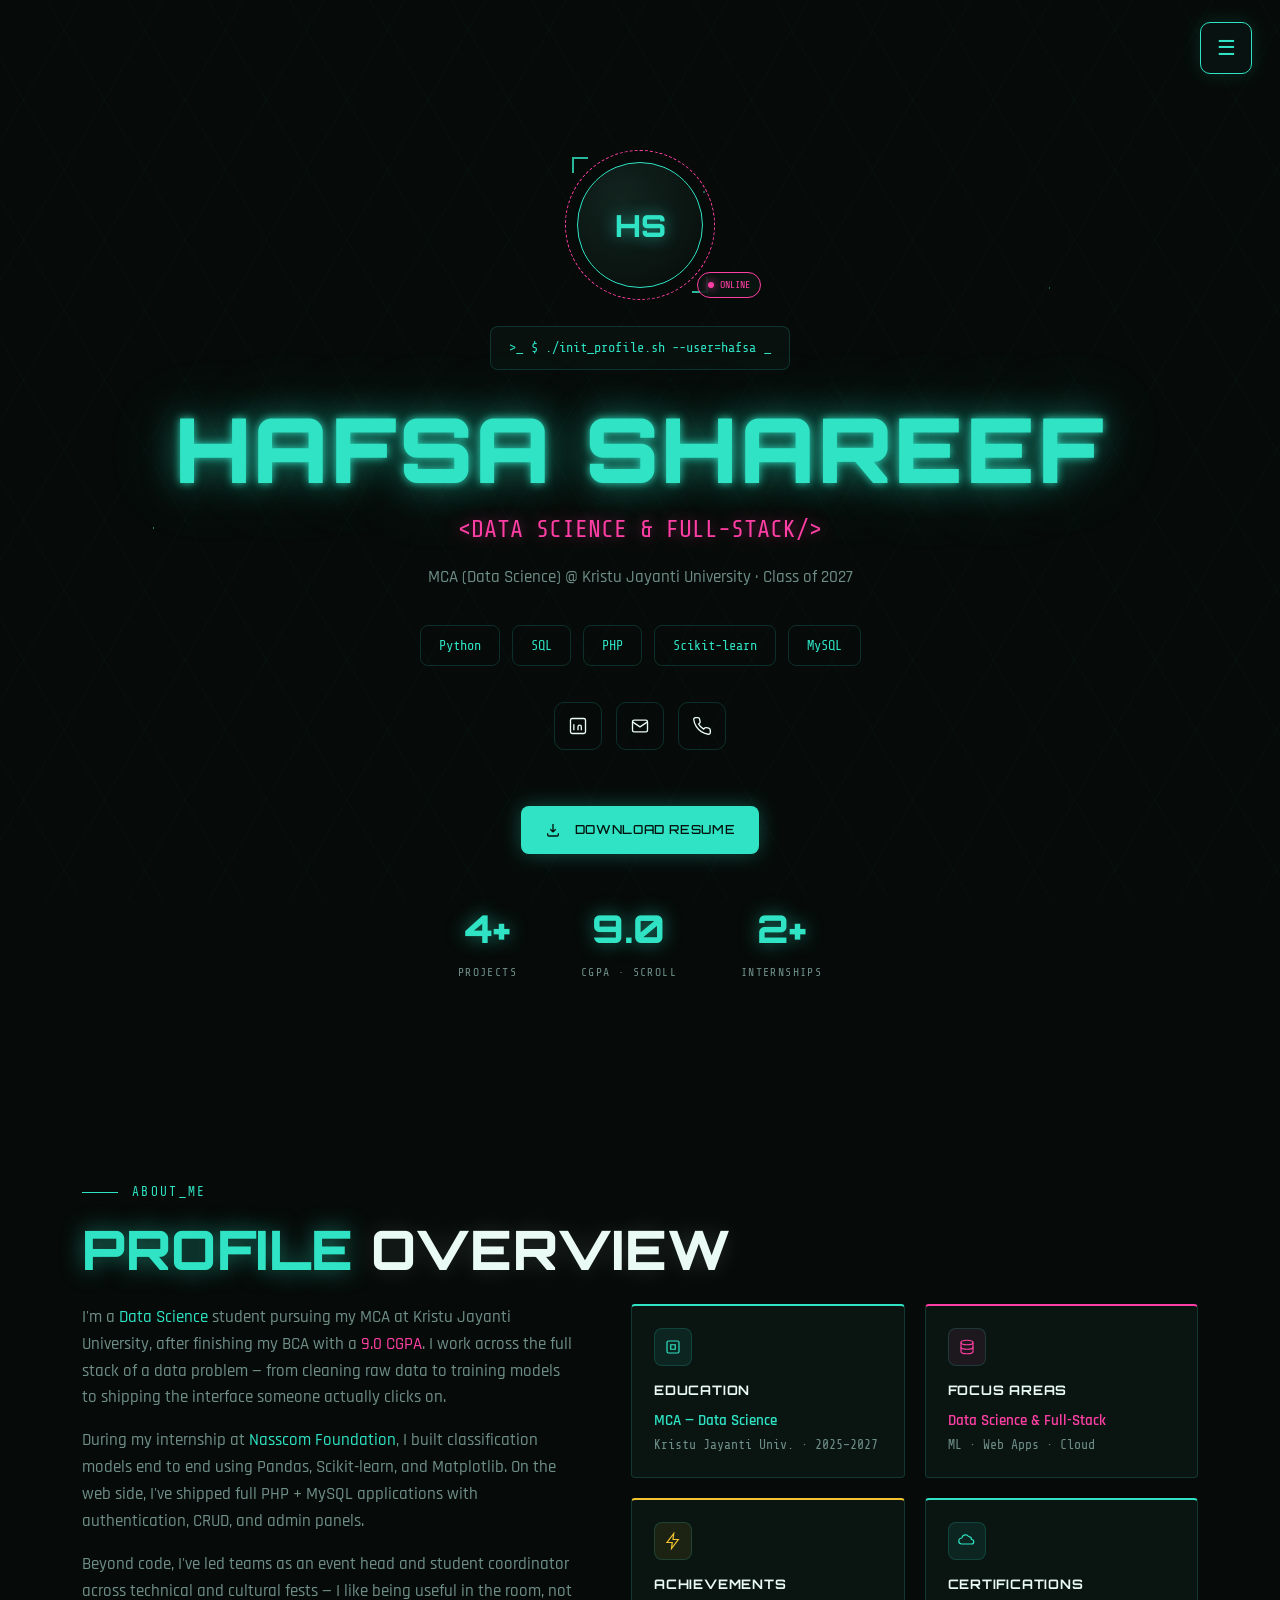
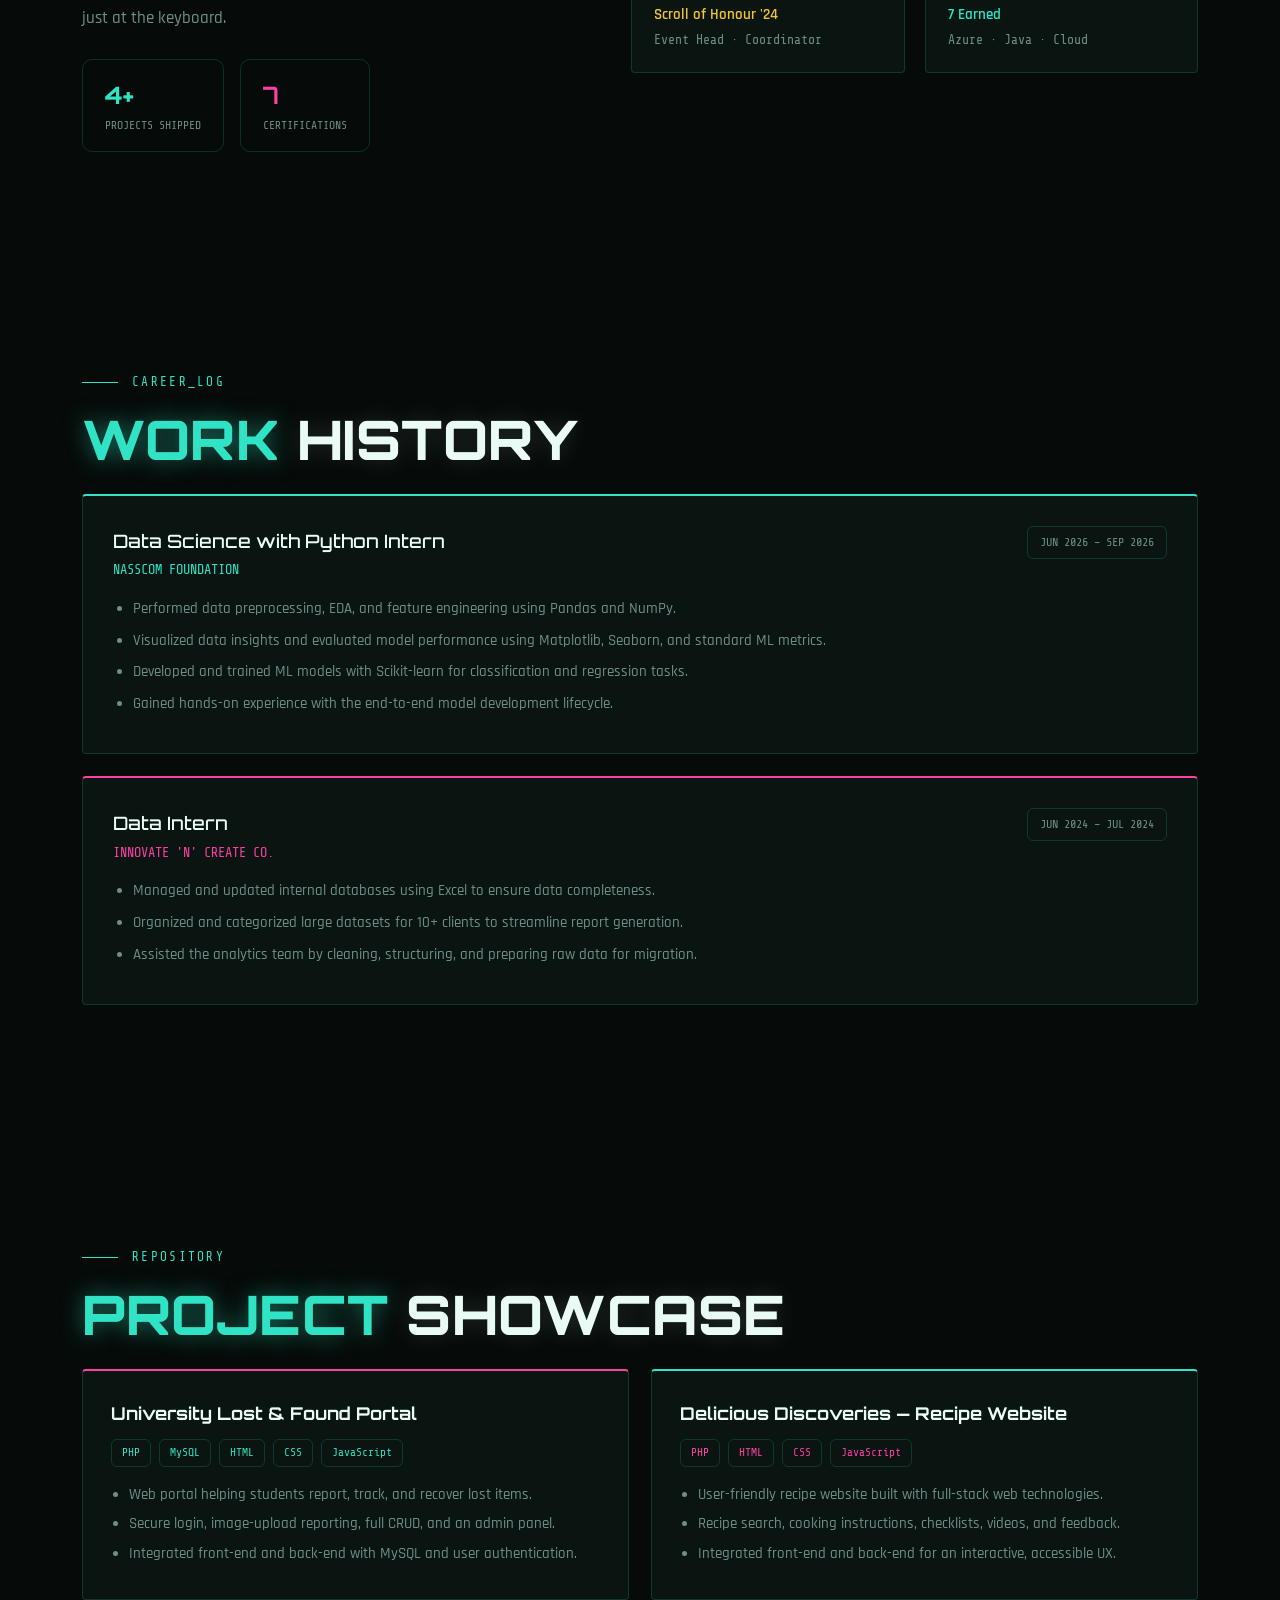
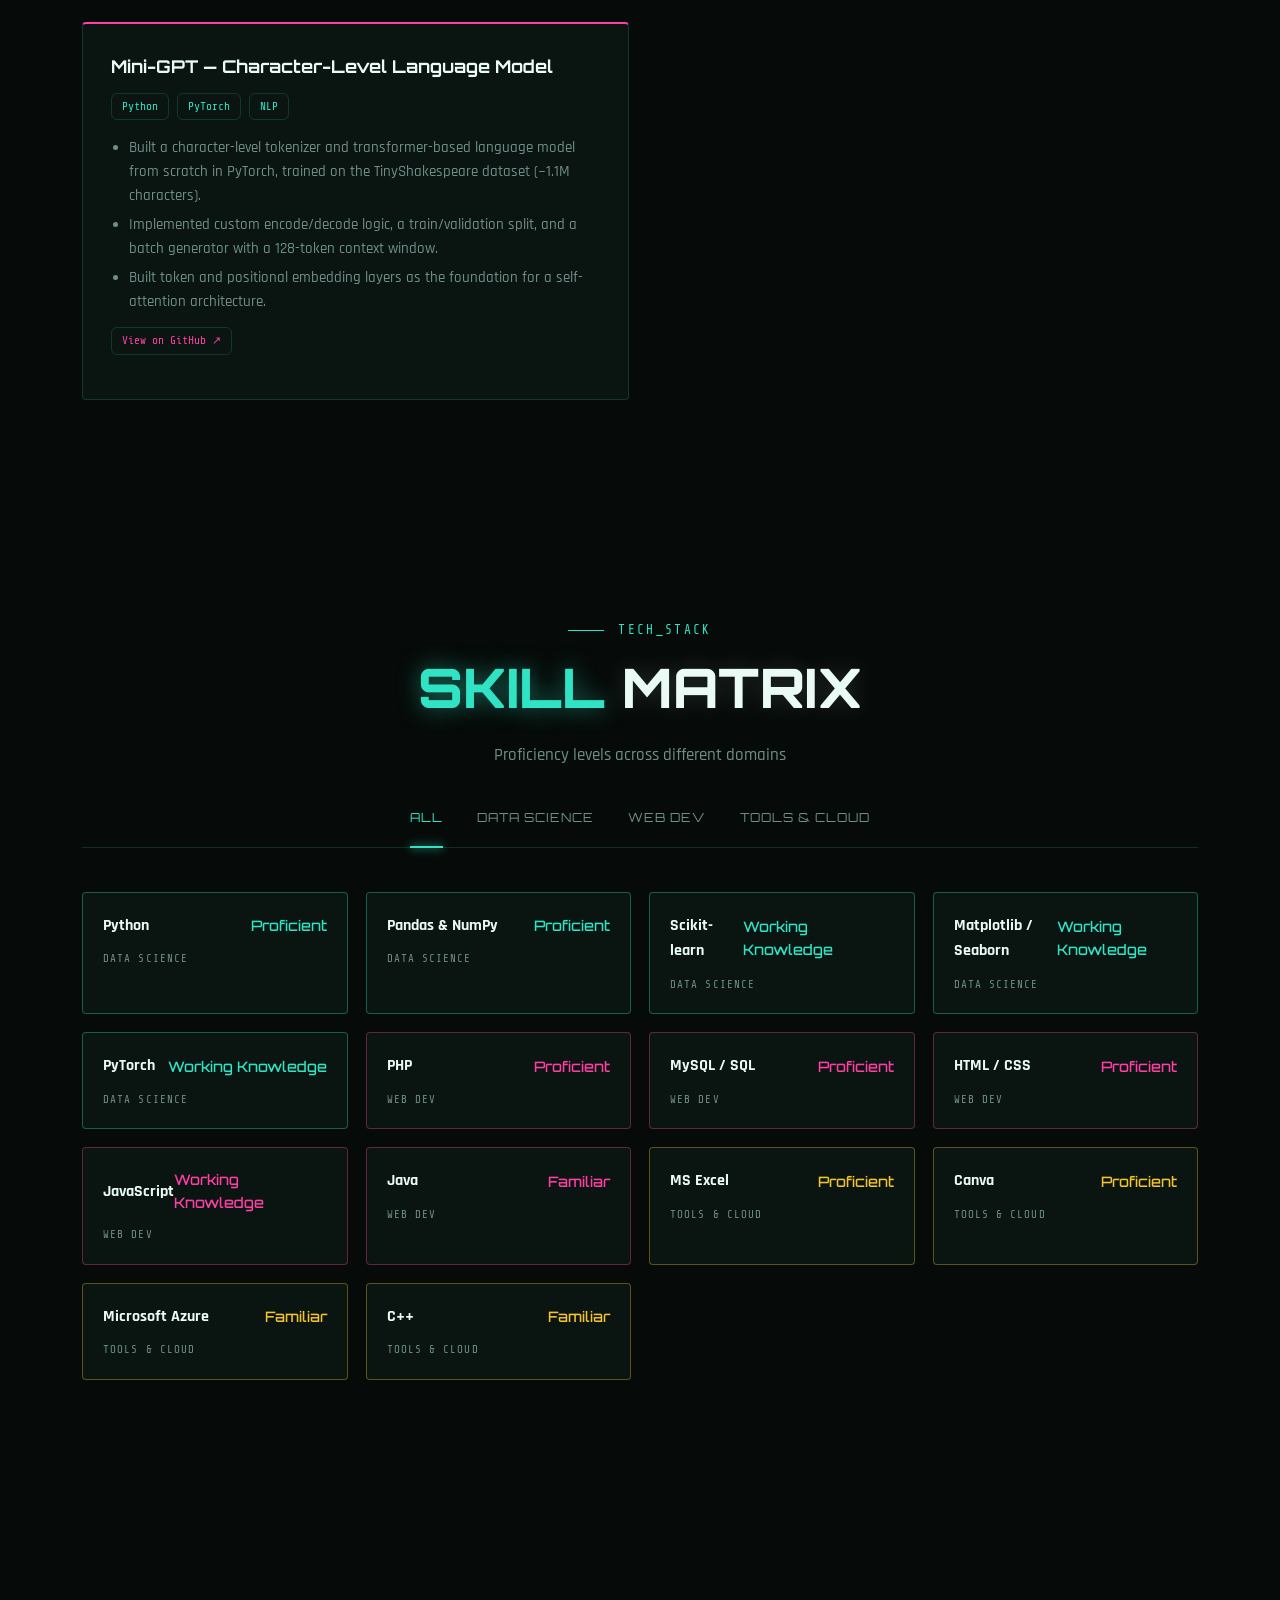
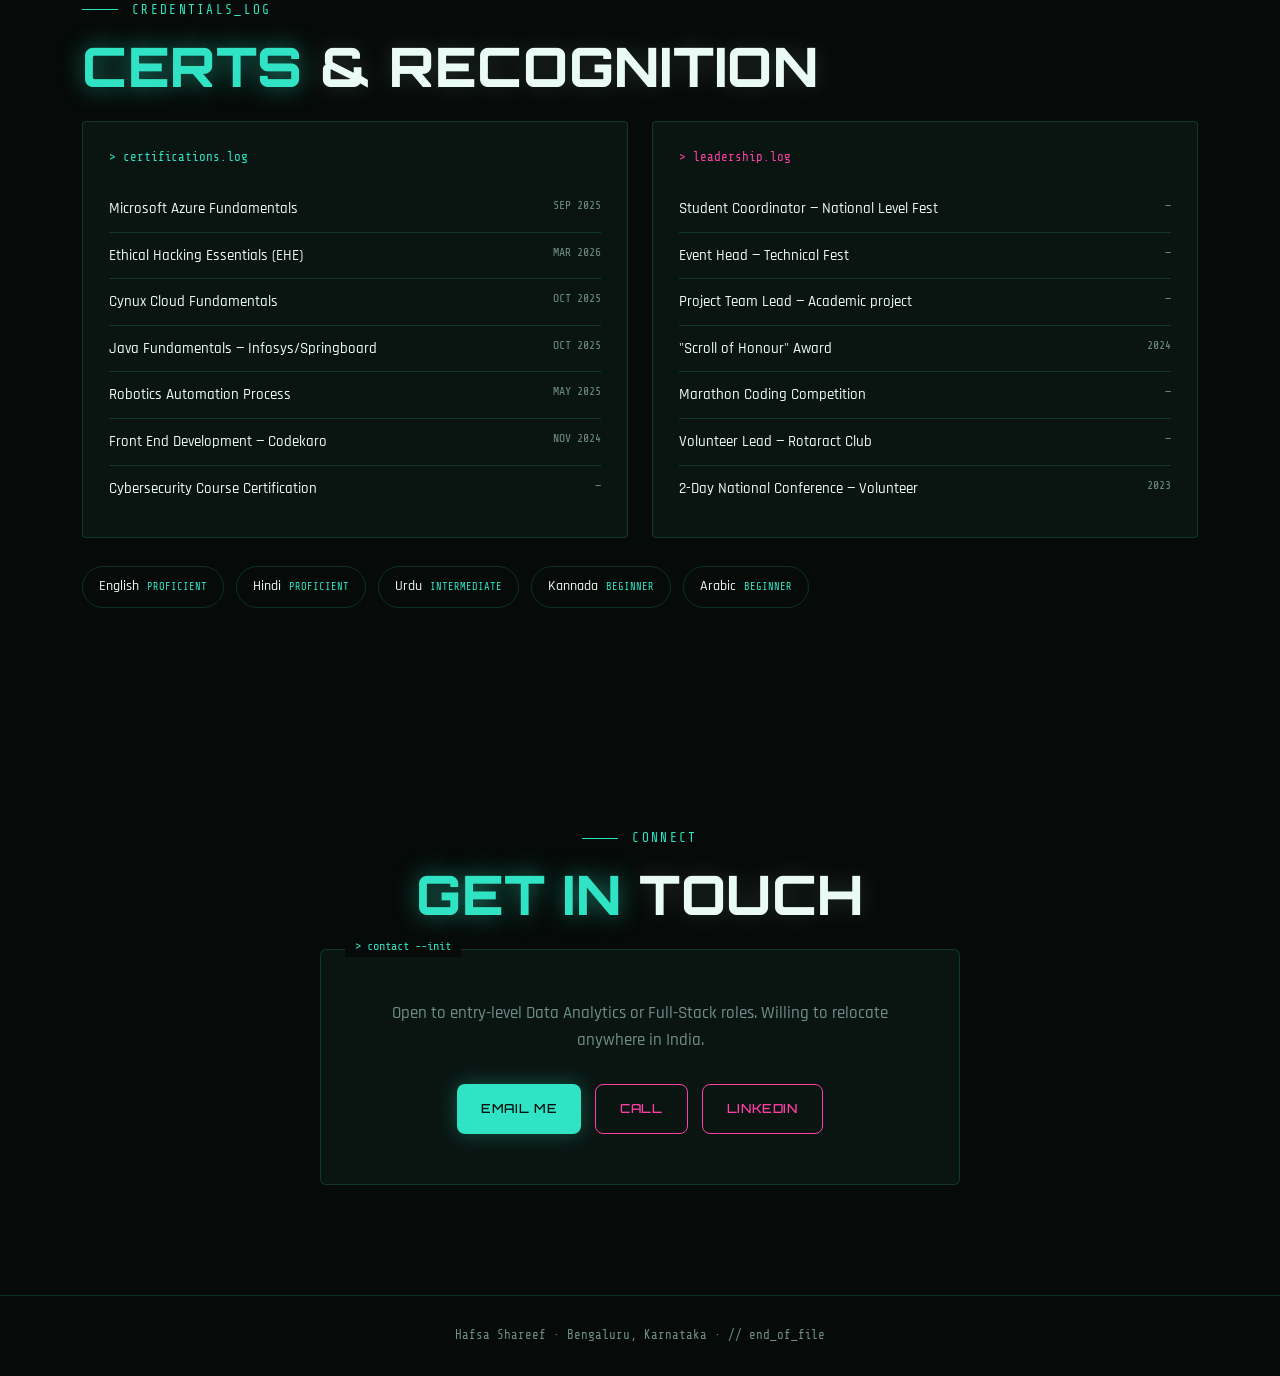
<file: index.html>
<!DOCTYPE html>
<html lang="en">
<head>
<meta charset="UTF-8">
<meta name="viewport" content="width=device-width, initial-scale=1.0">
<title>Hafsa Shareef — Portfolio</title>
<link rel="preconnect" href="https://fonts.googleapis.com">
<link href="https://fonts.googleapis.com/css2?family=Orbitron:wght@500;700;800;900&family=Rajdhani:wght@400;500;600;700&family=Share+Tech+Mono&display=swap" rel="stylesheet">
<style>
  :root{
    --bg: #060b09;
    --panel: #0a1512;
    --panel-2: #0d1c17;
    --line: rgba(45,212,191,0.18);
    --cyan: #2fe3c4;
    --cyan-dim: rgba(47,227,196,0.5);
    --pink: #ff3fa4;
    --pink-dim: rgba(255,63,164,0.5);
    --yellow: #f4c430;
    --yellow-dim: rgba(244,196,48,0.5);
    --text: #eafaf5;
    --muted: #6f8e88;
  }
  *{margin:0;padding:0;box-sizing:border-box;}
  html{scroll-behavior:smooth;}
  body{
    background:var(--bg); color:var(--text);
    font-family:'Rajdhani', sans-serif; font-weight:500; font-size:1.05rem;
    line-height:1.6; overflow-x:hidden; position:relative;
  }
  @media (prefers-reduced-motion: reduce){ *{animation-duration:0.001s !important; transition-duration:0.001s !important;} }
  h1,h2,h3,.display{font-family:'Orbitron', sans-serif;}
  .mono{font-family:'Share Tech Mono', monospace;}
  a{color:inherit; text-decoration:none;}
  img{max-width:100%; display:block;}
  .wrap{max-width:1180px; margin:0 auto; padding:0 32px;}

  /* backdrop */
  .backdrop{position:fixed; inset:0; z-index:0; pointer-events:none;}
  .hexgrid{
    position:absolute; inset:0;
    background-image:
      repeating-linear-gradient(120deg, rgba(47,227,196,0.05) 0px, rgba(47,227,196,0.05) 1px, transparent 1px, transparent 70px),
      repeating-linear-gradient(60deg, rgba(47,227,196,0.05) 0px, rgba(47,227,196,0.05) 1px, transparent 1px, transparent 70px);
    opacity:0.5;
  }
  .dots{
    position:absolute; inset:0;
    background-image:
      radial-gradient(1.5px 1.5px at 12% 22%, rgba(47,227,196,0.55) 50%, transparent 51%),
      radial-gradient(1.5px 1.5px at 82% 12%, rgba(47,227,196,0.4) 50%, transparent 51%),
      radial-gradient(1.5px 1.5px at 68% 45%, rgba(47,227,196,0.5) 50%, transparent 51%),
      radial-gradient(1.5px 1.5px at 24% 68%, rgba(255,63,164,0.35) 50%, transparent 51%),
      radial-gradient(1.5px 1.5px at 92% 72%, rgba(47,227,196,0.4) 50%, transparent 51%),
      radial-gradient(1.5px 1.5px at 45% 88%, rgba(47,227,196,0.35) 50%, transparent 51%),
      radial-gradient(1.5px 1.5px at 5% 92%, rgba(255,63,164,0.3) 50%, transparent 51%),
      radial-gradient(1.5px 1.5px at 55% 8%, rgba(47,227,196,0.4) 50%, transparent 51%);
    background-size:100% 2400px; background-repeat:repeat-y;
  }

  /* nav trigger */
  .nav-trigger{
    position:fixed; top:22px; right:28px; z-index:200;
    width:52px; height:52px; border:1px solid var(--cyan); border-radius:10px;
    background:rgba(10,21,18,0.85); color:var(--cyan);
    display:flex; align-items:center; justify-content:center;
    font-size:1.3rem; cursor:pointer;
    box-shadow:0 0 18px rgba(47,227,196,0.15);
    transition:box-shadow 0.2s, transform 0.2s;
  }
  .nav-trigger:hover{box-shadow:0 0 26px rgba(47,227,196,0.4); transform:translateY(-1px);}

  /* hex nav overlay */
  .hex-overlay{
    position:fixed; inset:0; z-index:190; background:rgba(4,8,7,0.97);
    display:flex; align-items:center; justify-content:center;
    opacity:0; pointer-events:none; transition:opacity 0.3s ease;
  }
  .hex-overlay.open{opacity:1; pointer-events:auto;}
  .hex-close{
    position:fixed; top:22px; right:28px; z-index:210;
    width:52px; height:52px; border:1px solid var(--cyan); border-radius:10px;
    background:rgba(10,21,18,0.85); color:var(--cyan);
    display:flex; align-items:center; justify-content:center; font-size:1.3rem; cursor:pointer;
  }
  .hex-menu{display:flex; flex-direction:column; align-items:center; gap:4px;}
  .hex-row{display:flex; gap:4px;}
  .hex-item{
    position:relative; width:150px; height:172px;
    clip-path:polygon(25% 0%, 75% 0%, 100% 50%, 75% 100%, 25% 100%, 0% 50%);
    background:linear-gradient(160deg, var(--panel-2), var(--panel));
    border:1px solid var(--line);
    display:flex; flex-direction:column; align-items:center; justify-content:center; gap:10px;
    cursor:pointer; transition:transform 0.25s, border-color 0.25s;
  }
  .hex-item:hover{transform:translateY(-6px); border-color:var(--cyan);}
  .hex-item svg{width:26px; height:26px; stroke:var(--cyan); fill:none; stroke-width:1.6;}
  .hex-item span{font-family:'Orbitron'; font-size:0.72rem; letter-spacing:0.06em; color:var(--text);}
  @media (max-width:640px){
    .hex-item{width:110px; height:126px;}
    .hex-item svg{width:20px; height:20px;}
    .hex-item span{font-size:0.62rem;}
  }

  section{position:relative; z-index:1; padding:110px 0;}
  .eyebrow-row{display:flex; align-items:center; gap:14px; margin-bottom:18px;}
  .eyebrow-dash{width:36px; height:1px; background:var(--cyan);}
  .eyebrow{font-family:'Share Tech Mono'; font-size:0.8rem; letter-spacing:0.18em; color:var(--cyan); text-transform:uppercase;}
  .big-title{font-size:clamp(2.2rem,5vw,3.4rem); font-weight:800; line-height:1.05; margin-bottom:26px; letter-spacing:0.01em;}
  .big-title .c{color:var(--cyan); text-shadow:0 0 22px rgba(47,227,196,0.5);}
  .big-title .w{color:var(--text); text-shadow:0 0 22px rgba(234,250,245,0.15);}

  .reveal{opacity:0; transform:translateY(20px); transition:opacity 0.6s ease, transform 0.6s ease;}
  .reveal.show{opacity:1; transform:translateY(0);}

  /* HERO */
  .hero{padding:150px 0 90px; text-align:center;}
  .avatar-stage{position:relative; width:150px; height:150px; margin:0 auto 26px;}
  .avatar-ring{
    position:absolute; inset:0; border-radius:50%; border:1.5px dashed var(--pink);
    animation:spin 22s linear infinite;
  }
  @keyframes spin{from{transform:rotate(0);} to{transform:rotate(360deg);}}
  .avatar-core{
    position:absolute; inset:12px; border-radius:50%;
    background:radial-gradient(circle at 35% 30%, #12241f, #060b09);
    border:1px solid var(--cyan);
    display:flex; align-items:center; justify-content:center;
    font-family:'Orbitron'; font-weight:800; font-size:1.9rem; color:var(--cyan);
    text-shadow:0 0 16px rgba(47,227,196,0.6);
  }
  .corner{position:absolute; width:16px; height:16px; border-color:var(--cyan); opacity:0.8;}
  .corner.tl{top:-6px; left:-6px; border-top:2px solid; border-left:2px solid;}
  .corner.br{bottom:-6px; right:-6px; border-bottom:2px solid; border-right:2px solid;}
  .online-badge{
    position:absolute; bottom:2px; right:-46px;
    display:flex; align-items:center; gap:6px;
    background:rgba(10,21,18,0.9); border:1px solid var(--pink); border-radius:999px;
    padding:4px 10px; font-family:'Share Tech Mono'; font-size:0.62rem; color:var(--pink);
  }
  .online-badge .dot{width:6px; height:6px; border-radius:50%; background:var(--pink); box-shadow:0 0 8px var(--pink);}

  .terminal-bar{
    display:inline-flex; align-items:center; gap:8px;
    background:rgba(10,21,18,0.7); border:1px solid var(--line); border-radius:8px;
    padding:10px 18px; font-family:'Share Tech Mono'; font-size:0.85rem; color:var(--cyan);
    margin-bottom:34px;
  }
  .blink{animation:blink 1s step-end infinite;}
  @keyframes blink{50%{opacity:0;}}

  .hero-name{
    font-family:'Orbitron'; font-weight:900; letter-spacing:0.03em;
    font-size:clamp(2.6rem, 8vw, 5.6rem); color:var(--cyan);
    text-shadow:0 0 8px rgba(47,227,196,0.9), 0 0 34px rgba(47,227,196,0.5), 0 0 70px rgba(47,227,196,0.25);
    margin-bottom:18px; line-height:1;
  }
  .hero-role{
    font-family:'Share Tech Mono'; font-size:clamp(1.1rem,2.6vw,1.5rem); color:var(--pink);
    text-shadow:0 0 14px rgba(255,63,164,0.5); margin-bottom:14px;
  }
  .hero-sub{color:var(--muted); font-size:1.05rem; margin-bottom:34px;}

  .pill-row{display:flex; flex-wrap:wrap; justify-content:center; gap:12px; margin-bottom:36px;}
  .pill{
    border:1px solid var(--line); border-radius:8px; padding:9px 18px;
    font-family:'Share Tech Mono'; font-size:0.85rem; color:var(--cyan);
    transition:border-color 0.2s, box-shadow 0.2s;
  }
  .pill:hover{border-color:var(--cyan); box-shadow:0 0 14px rgba(47,227,196,0.25);}

  .social-row{display:flex; justify-content:center; gap:14px; margin-bottom:56px;}
  .social-btn{
    width:48px; height:48px; border:1px solid var(--line); border-radius:10px;
    display:flex; align-items:center; justify-content:center; color:var(--text);
    transition:border-color 0.2s, color 0.2s, box-shadow 0.2s;
  }
  .social-btn svg{width:20px; height:20px; stroke:currentColor; fill:none; stroke-width:1.6;}
  .social-btn:hover{border-color:var(--cyan); color:var(--cyan); box-shadow:0 0 14px rgba(47,227,196,0.25);}

  .stat-row{display:flex; justify-content:center; gap:64px; flex-wrap:wrap;}
  .stat{text-align:center;}
  .stat-num{font-family:'Orbitron'; font-weight:800; font-size:2.4rem; color:var(--cyan); text-shadow:0 0 18px rgba(47,227,196,0.5);}
  .stat-label{font-family:'Share Tech Mono'; font-size:0.72rem; color:var(--muted); letter-spacing:0.12em; margin-top:4px;}

  /* ABOUT */
  .about-layout{display:grid; grid-template-columns:1fr 1.15fr; gap:56px; align-items:start;}
  @media (max-width:900px){.about-layout{grid-template-columns:1fr;}}
  .about-copy p{color:var(--muted); margin-bottom:16px; font-size:1.05rem;}
  .about-copy .hl-c{color:var(--cyan);}
  .about-copy .hl-p{color:var(--pink);}
  .stat-pill-row{display:flex; gap:16px; margin-top:28px; flex-wrap:wrap;}
  .stat-pill{border:1px solid var(--line); border-radius:10px; padding:16px 22px;}
  .stat-pill b{font-family:'Orbitron'; font-size:1.5rem;}
  .stat-pill.c b{color:var(--cyan);}
  .stat-pill.p b{color:var(--pink);}
  .stat-pill span{display:block; font-family:'Share Tech Mono'; font-size:0.72rem; color:var(--muted); margin-top:2px;}

  .card-grid{display:grid; grid-template-columns:1fr 1fr; gap:20px;}
  @media (max-width:560px){.card-grid{grid-template-columns:1fr;}}
  .info-card{background:var(--panel); border:1px solid var(--line); border-radius:4px; padding:22px; border-top:2px solid var(--cyan);}
  .info-card.pink{border-top-color:var(--pink);}
  .info-card.yellow{border-top-color:var(--yellow);}
  .info-card .icon-box{
    width:38px; height:38px; border-radius:8px; display:flex; align-items:center; justify-content:center;
    margin-bottom:14px; background:rgba(47,227,196,0.08); border:1px solid var(--line);
  }
  .info-card.pink .icon-box{background:rgba(255,63,164,0.08);}
  .info-card.yellow .icon-box{background:rgba(244,196,48,0.08);}
  .info-card .icon-box svg{width:18px; height:18px; stroke-width:1.6; fill:none;}
  .info-card svg{stroke:var(--cyan);}
  .info-card.pink svg{stroke:var(--pink);}
  .info-card.yellow svg{stroke:var(--yellow);}
  .info-card h4{font-family:'Orbitron'; font-size:0.82rem; letter-spacing:0.06em; margin-bottom:8px;}
  .info-card .lead{font-size:0.92rem; color:var(--cyan); margin-bottom:2px; font-weight:600;}
  .info-card.pink .lead{color:var(--pink);}
  .info-card.yellow .lead{color:var(--yellow);}
  .info-card .sub{font-size:0.82rem; color:var(--muted); font-family:'Share Tech Mono';}

  /* EXPERIENCE */
  .exp-card{background:var(--panel); border:1px solid var(--line); border-top:2px solid var(--cyan); border-radius:4px; padding:30px; margin-bottom:22px;}
  .exp-card:nth-child(even){border-top-color:var(--pink);}
  .exp-head{display:flex; justify-content:space-between; align-items:flex-start; flex-wrap:wrap; gap:10px; margin-bottom:16px;}
  .exp-role{font-family:'Orbitron'; font-size:1.15rem; margin-bottom:4px;}
  .exp-org{font-family:'Share Tech Mono'; font-size:0.85rem; color:var(--cyan);}
  .exp-card:nth-child(even) .exp-org{color:var(--pink);}
  .exp-date{font-family:'Share Tech Mono'; font-size:0.75rem; color:var(--muted); border:1px solid var(--line); border-radius:6px; padding:6px 12px; white-space:nowrap;}
  .exp-card ul{padding-left:20px; color:var(--muted); font-size:0.96rem;}
  .exp-card li{margin-bottom:7px;}

  /* PROJECTS */
  .proj-grid{display:grid; grid-template-columns:1fr 1fr; gap:22px;}
  @media (max-width:820px){.proj-grid{grid-template-columns:1fr;}}
  .proj-card{background:var(--panel); border:1px solid var(--line); border-top:2px solid var(--pink); border-radius:4px; padding:28px; transition:transform 0.2s, box-shadow 0.2s;}
  .proj-card:nth-child(even){border-top-color:var(--cyan);}
  .proj-card:hover{transform:translateY(-4px); box-shadow:0 12px 30px rgba(0,0,0,0.4);}
  .proj-card h3{font-family:'Orbitron'; font-size:1.1rem; margin-bottom:12px;}
  .chip-row{display:flex; flex-wrap:wrap; gap:8px; margin-bottom:16px;}
  .chip{font-family:'Share Tech Mono'; font-size:0.7rem; color:var(--cyan); border:1px solid var(--line); border-radius:6px; padding:4px 10px;}
  .proj-card:nth-child(even) .chip{color:var(--pink);}
  .proj-card ul{padding-left:18px; color:var(--muted); font-size:0.92rem;}
  .proj-card li{margin-bottom:6px;}

  /* SKILLS */
  .tabs{display:flex; justify-content:center; gap:34px; margin-bottom:44px; flex-wrap:wrap; border-bottom:1px solid var(--line); padding-bottom:14px;}
  .tab{font-family:'Orbitron'; font-size:0.78rem; letter-spacing:0.08em; color:var(--muted); cursor:pointer; padding-bottom:8px; position:relative; background:none; border:none;}
  .tab.active{color:var(--cyan);}
  .tab.active::after{content:''; position:absolute; left:0; right:0; bottom:-15px; height:2px; background:var(--cyan); box-shadow:0 0 8px var(--cyan);}
  .skill-grid{display:grid; grid-template-columns:repeat(4,1fr); gap:18px;}
  @media (max-width:920px){.skill-grid{grid-template-columns:repeat(2,1fr);}}
  @media (max-width:560px){.skill-grid{grid-template-columns:1fr;}}
  .skill-card{background:var(--panel); border:1px solid var(--line); border-radius:4px; padding:20px; border-color:rgba(47,227,196,0.35);}
  .skill-card[data-cat="webdev"]{border-color:rgba(255,63,164,0.35);}
  .skill-card[data-cat="tools"]{border-color:rgba(244,196,48,0.35);}
  .skill-top{display:flex; justify-content:space-between; align-items:center; margin-bottom:12px;}
  .skill-name{font-weight:700; font-size:1rem;}
  .skill-pct{font-family:'Orbitron'; font-size:0.9rem; color:var(--cyan);}
  .skill-card[data-cat="webdev"] .skill-pct{color:var(--pink);}
  .skill-card[data-cat="tools"] .skill-pct{color:var(--yellow);}
  .bar-track{height:5px; background:rgba(255,255,255,0.06); border-radius:4px; overflow:hidden; margin-bottom:10px;}
  .bar-fill{height:100%; background:var(--cyan); box-shadow:0 0 8px var(--cyan);}
  .skill-card[data-cat="webdev"] .bar-fill{background:var(--pink); box-shadow:0 0 8px var(--pink);}
  .skill-card[data-cat="tools"] .bar-fill{background:var(--yellow); box-shadow:0 0 8px var(--yellow);}
  .skill-cat-label{font-family:'Share Tech Mono'; font-size:0.68rem; letter-spacing:0.1em; color:var(--muted); text-transform:uppercase;}
  .skill-card.hide{display:none;}

  /* CREDENTIALS */
  .cred-grid{display:grid; grid-template-columns:1fr 1fr; gap:24px;}
  @media (max-width:820px){.cred-grid{grid-template-columns:1fr;}}
  .cred-panel{background:var(--panel); border:1px solid var(--line); border-radius:4px; padding:26px;}
  .cred-panel .cred-title{font-family:'Share Tech Mono'; font-size:0.78rem; color:var(--cyan); margin-bottom:18px;}
  .cred-panel.pink .cred-title{color:var(--pink);}
  .cred-row{display:flex; justify-content:space-between; gap:12px; padding:11px 0; border-bottom:1px solid var(--line); font-size:0.92rem;}
  .cred-row:last-child{border-bottom:none;}
  .cred-row .name{color:var(--text);}
  .cred-row .date{font-family:'Share Tech Mono'; font-size:0.72rem; color:var(--muted); white-space:nowrap;}

  .lang-row{display:flex; flex-wrap:wrap; gap:12px; margin-top:28px;}
  .lang-pill{border:1px solid var(--line); border-radius:999px; padding:9px 16px; font-size:0.85rem; display:flex; gap:8px; align-items:center;}
  .lang-pill .lvl{font-family:'Share Tech Mono'; font-size:0.65rem; color:var(--cyan);}

  /* CONTACT */
  .contact-section{text-align:center;}
  .contact-panel{max-width:640px; margin:0 auto; background:var(--panel); border:1px solid var(--line); border-radius:6px; padding:50px 36px; position:relative;}
  .contact-panel::before{
    content:'> contact --init'; position:absolute; top:-13px; left:24px; background:var(--bg);
    padding:0 10px; font-family:'Share Tech Mono'; font-size:0.75rem; color:var(--cyan);
  }
  .contact-panel p{color:var(--muted); margin-bottom:30px;}
  .contact-btns{display:flex; justify-content:center; gap:14px; flex-wrap:wrap;}
  .btn{font-family:'Orbitron'; font-size:0.78rem; letter-spacing:0.05em; padding:14px 24px; border-radius:8px; display:inline-flex; align-items:center; gap:8px; transition:transform 0.2s, box-shadow 0.2s;}
  .btn-solid{background:var(--cyan); color:#04120e; box-shadow:0 0 20px rgba(47,227,196,0.3);}
  .btn-solid:hover{transform:translateY(-2px); box-shadow:0 0 30px rgba(47,227,196,0.5);}
  .btn-outline{border:1px solid var(--pink); color:var(--pink);}
  .btn-outline:hover{transform:translateY(-2px); box-shadow:0 0 20px rgba(255,63,164,0.3);}

  footer{position:relative; z-index:1; border-top:1px solid var(--line); padding:30px 0; text-align:center; font-family:'Share Tech Mono'; font-size:0.78rem; color:var(--muted);}
</style>
</head>
<body>

<div class="backdrop"><div class="hexgrid"></div><div class="dots"></div></div>

<button class="nav-trigger" id="navTrigger">☰</button>

<div class="hex-overlay" id="hexOverlay">
  <button class="hex-close" id="hexClose">✕</button>
  <div class="hex-menu">
    <div class="hex-row">
      <a class="hex-item" data-target="#home">
        <svg viewBox="0 0 24 24"><path d="M3 11l9-8 9 8"/><path d="M5 10v10h14V10"/></svg>
        <span>HOME</span>
      </a>
    </div>
    <div class="hex-row">
      <a class="hex-item" data-target="#about">
        <svg viewBox="0 0 24 24"><circle cx="12" cy="8" r="4"/><path d="M4 21c1.5-4 5-6 8-6s6.5 2 8 6"/></svg>
        <span>ABOUT</span>
      </a>
      <a class="hex-item" data-target="#experience">
        <svg viewBox="0 0 24 24"><rect x="3" y="7" width="18" height="13" rx="1"/><path d="M8 7V5a2 2 0 0 1 2-2h4a2 2 0 0 1 2 2v2"/></svg>
        <span>EXPERIENCE</span>
      </a>
    </div>
    <div class="hex-row">
      <a class="hex-item" data-target="#projects">
        <svg viewBox="0 0 24 24"><path d="M8 6L2 12l6 6"/><path d="M16 6l6 6-6 6"/></svg>
        <span>PROJECTS</span>
      </a>
      <a class="hex-item" data-target="#skills">
        <svg viewBox="0 0 24 24"><path d="M9 18l-6-6 6-6"/><path d="M15 6l6 6-6 6"/></svg>
        <span>SKILLS</span>
      </a>
    </div>
    <div class="hex-row">
      <a class="hex-item" data-target="#credentials">
        <svg viewBox="0 0 24 24"><circle cx="12" cy="8" r="6"/><path d="M8 14l-2 7 6-3 6 3-2-7"/></svg>
        <span>CREDENTIALS</span>
      </a>
      <a class="hex-item" data-target="#contact">
        <svg viewBox="0 0 24 24"><rect x="3" y="5" width="18" height="14" rx="2"/><path d="M3 7l9 6 9-6"/></svg>
        <span>CONTACT</span>
      </a>
    </div>
  </div>
</div>

<main>

  <!-- HERO -->
  <section id="home" class="hero wrap">
    <div class="avatar-stage">
      <div class="avatar-ring"></div>
      <div class="avatar-core">
        HS
        <div class="corner tl"></div>
        <div class="corner br"></div>
      </div>
      <div class="online-badge"><span class="dot"></span>ONLINE</div>
    </div>

    <div class="terminal-bar">
      <span>&gt;_</span> <span>$ ./init_profile.sh --user=hafsa</span><span class="blink">_</span>
    </div>

    <h1 class="hero-name">HAFSA SHAREEF</h1>
    <div class="hero-role">&lt;DATA SCIENCE &amp; FULL-STACK/&gt;</div>
    <p class="hero-sub">MCA (Data Science) @ Kristu Jayanti University · Class of 2027</p>

    <div class="pill-row">
      <span class="pill">Python</span>
      <span class="pill">SQL</span>
      <span class="pill">PHP</span>
      <span class="pill">Scikit-learn</span>
      <span class="pill">MySQL</span>
    </div>

    <div class="social-row">
      <a class="social-btn" href="https://linkedin.com/in/hafsa-shareef93" target="_blank" rel="noopener" title="LinkedIn">
        <svg viewBox="0 0 24 24"><rect x="3" y="3" width="18" height="18" rx="2"/><path d="M7 10v7M7 7v.01M12 17v-4a2 2 0 0 1 4 0v4M12 13v4"/></svg>
      </a>
      <a class="social-btn" href="mailto:Hafsashareef22@gmail.com" title="Email">
        <svg viewBox="0 0 24 24"><rect x="3" y="5" width="18" height="14" rx="2"/><path d="M3 7l9 6 9-6"/></svg>
      </a>
      <a class="social-btn" href="tel:6361326727" title="Call">
        <svg viewBox="0 0 24 24"><path d="M22 16.9v3a2 2 0 0 1-2.2 2 19.8 19.8 0 0 1-8.6-3.1 19.5 19.5 0 0 1-6-6A19.8 19.8 0 0 1 2.1 4.2 2 2 0 0 1 4.1 2h3a2 2 0 0 1 2 1.7c.1.9.3 1.8.6 2.7a2 2 0 0 1-.5 2.1L8 9.7a16 16 0 0 0 6 6l1.2-1.2a2 2 0 0 1 2.1-.5c.9.3 1.8.5 2.7.6a2 2 0 0 1 1.7 2.1z"/></svg>
      </a>
    </div>

    <div class="pill-row" style="margin-bottom:44px;">
      <a class="btn btn-solid" href="resume.pdf" target="_blank" rel="noopener" style="text-decoration:none;">
        <svg viewBox="0 0 24 24" width="16" height="16" stroke="currentColor" fill="none" stroke-width="2" style="vertical-align:-3px; margin-right:6px;"><path d="M12 3v12m0 0l-4-4m4 4l4-4"/><path d="M4 17v2a2 2 0 0 0 2 2h12a2 2 0 0 0 2-2v-2"/></svg>
        DOWNLOAD RESUME
      </a>
    </div>

    <div class="stat-row">
      <div class="stat"><div class="stat-num">4+</div><div class="stat-label">PROJECTS</div></div>
      <div class="stat"><div class="stat-num">9.0</div><div class="stat-label">CGPA · SCROLL</div></div>
      <div class="stat"><div class="stat-num">2+</div><div class="stat-label">INTERNSHIPS</div></div>
    </div>
  </section>

  <!-- ABOUT -->
  <section id="about">
    <div class="wrap">
      <div class="eyebrow-row reveal"><div class="eyebrow-dash"></div><span class="eyebrow">about_me</span></div>
      <h2 class="big-title reveal"><span class="c">PROFILE</span> <span class="w">OVERVIEW</span></h2>

      <div class="about-layout">
        <div class="about-copy reveal">
          <p>I'm a <span class="hl-c">Data Science</span> student pursuing my MCA at Kristu Jayanti University, after finishing my BCA with a <span class="hl-p">9.0 CGPA</span>. I work across the full stack of a data problem — from cleaning raw data to training models to shipping the interface someone actually clicks on.</p>
          <p>During my internship at <span class="hl-c">Nasscom Foundation</span>, I built classification models end to end using Pandas, Scikit-learn, and Matplotlib. On the web side, I've shipped full PHP + MySQL applications with authentication, CRUD, and admin panels.</p>
          <p>Beyond code, I've led teams as an event head and student coordinator across technical and cultural fests — I like being useful in the room, not just at the keyboard.</p>

          <div class="stat-pill-row">
            <div class="stat-pill c"><b>4+</b><span>PROJECTS SHIPPED</span></div>
            <div class="stat-pill p"><b>7</b><span>CERTIFICATIONS</span></div>
          </div>
        </div>

        <div class="card-grid reveal">
          <div class="info-card">
            <div class="icon-box"><svg viewBox="0 0 24 24"><rect x="4" y="4" width="16" height="16" rx="2"/><path d="M9 9h6v6H9z"/></svg></div>
            <h4>EDUCATION</h4>
            <div class="lead">MCA — Data Science</div>
            <div class="sub">Kristu Jayanti Univ. · 2025–2027</div>
          </div>
          <div class="info-card pink">
            <div class="icon-box"><svg viewBox="0 0 24 24"><ellipse cx="12" cy="6" rx="8" ry="3"/><path d="M4 6v6c0 1.7 3.6 3 8 3s8-1.3 8-3V6"/><path d="M4 12v6c0 1.7 3.6 3 8 3s8-1.3 8-3v-6"/></svg></div>
            <h4>FOCUS AREAS</h4>
            <div class="lead">Data Science &amp; Full-Stack</div>
            <div class="sub">ML · Web Apps · Cloud</div>
          </div>
          <div class="info-card yellow">
            <div class="icon-box"><svg viewBox="0 0 24 24"><path d="M13 2L4 14h7l-1 8 9-12h-7l1-8z"/></svg></div>
            <h4>ACHIEVEMENTS</h4>
            <div class="lead">Scroll of Honour '24</div>
            <div class="sub">Event Head · Coordinator</div>
          </div>
          <div class="info-card">
            <div class="icon-box"><svg viewBox="0 0 24 24"><path d="M18 10a4 4 0 0 0-3.9-4A5 5 0 0 0 5 8a4 4 0 0 0 0 8h13a3 3 0 0 0 0-6z"/></svg></div>
            <h4>CERTIFICATIONS</h4>
            <div class="lead">7 Earned</div>
            <div class="sub">Azure · Java · Cloud</div>
          </div>
        </div>
      </div>
    </div>
  </section>

  <!-- EXPERIENCE -->
  <section id="experience">
    <div class="wrap">
      <div class="eyebrow-row reveal"><div class="eyebrow-dash"></div><span class="eyebrow">career_log</span></div>
      <h2 class="big-title reveal"><span class="c">WORK</span> <span class="w">HISTORY</span></h2>

      <div class="reveal">
        <div class="exp-card">
          <div class="exp-head">
            <div>
              <div class="exp-role">Data Science with Python Intern</div>
              <div class="exp-org">NASSCOM FOUNDATION</div>
            </div>
            <div class="exp-date">JUN 2026 – SEP 2026</div>
          </div>
          <ul>
            <li>Performed data preprocessing, EDA, and feature engineering using Pandas and NumPy.</li>
            <li>Visualized data insights and evaluated model performance using Matplotlib, Seaborn, and standard ML metrics.</li>
            <li>Developed and trained ML models with Scikit-learn for classification and regression tasks.</li>
            <li>Gained hands-on experience with the end-to-end model development lifecycle.</li>
          </ul>
        </div>

        <div class="exp-card">
          <div class="exp-head">
            <div>
              <div class="exp-role">Data Intern</div>
              <div class="exp-org">INNOVATE 'N' CREATE CO.</div>
            </div>
            <div class="exp-date">JUN 2024 – JUL 2024</div>
          </div>
          <ul>
            <li>Managed and updated internal databases using Excel to ensure data completeness.</li>
            <li>Organized and categorized large datasets for 10+ clients to streamline report generation.</li>
            <li>Assisted the analytics team by cleaning, structuring, and preparing raw data for migration.</li>
          </ul>
        </div>
      </div>
    </div>
  </section>

  <!-- PROJECTS -->
  <section id="projects">
    <div class="wrap">
      <div class="eyebrow-row reveal"><div class="eyebrow-dash"></div><span class="eyebrow">repository</span></div>
      <h2 class="big-title reveal"><span class="c">PROJECT</span> <span class="w">SHOWCASE</span></h2>

      <div class="proj-grid reveal">
        <div class="proj-card">
          <h3>University Lost &amp; Found Portal</h3>
          <div class="chip-row">
            <span class="chip">PHP</span><span class="chip">MySQL</span><span class="chip">HTML</span><span class="chip">CSS</span><span class="chip">JavaScript</span>
          </div>
          <ul>
            <li>Web portal helping students report, track, and recover lost items.</li>
            <li>Secure login, image-upload reporting, full CRUD, and an admin panel.</li>
            <li>Integrated front-end and back-end with MySQL and user authentication.</li>
          </ul>
        </div>
        <div class="proj-card">
          <h3>Delicious Discoveries — Recipe Website</h3>
          <div class="chip-row">
            <span class="chip">PHP</span><span class="chip">HTML</span><span class="chip">CSS</span><span class="chip">JavaScript</span>
          </div>
          <ul>
            <li>User-friendly recipe website built with full-stack web technologies.</li>
            <li>Recipe search, cooking instructions, checklists, videos, and feedback.</li>
            <li>Integrated front-end and back-end for an interactive, accessible UX.</li>
          </ul>
        </div>
        <div class="proj-card">
          <h3>Mini-GPT — Character-Level Language Model</h3>
          <div class="chip-row">
            <span class="chip">Python</span><span class="chip">PyTorch</span><span class="chip">NLP</span>
          </div>
          <ul>
            <li>Built a character-level tokenizer and transformer-based language model from scratch in PyTorch, trained on the TinyShakespeare dataset (~1.1M characters).</li>
            <li>Implemented custom encode/decode logic, a train/validation split, and a batch generator with a 128-token context window.</li>
            <li>Built token and positional embedding layers as the foundation for a self-attention architecture.</li>
          </ul>
          <div class="chip-row" style="margin-top:14px;">
            <a class="chip" href="#" style="color:var(--pink);">View on GitHub ↗</a>
          </div>
        </div>
      </div>
    </div>
  </section>

  <!-- SKILLS -->
  <section id="skills">
    <div class="wrap" style="text-align:center;">
      <div class="eyebrow-row reveal" style="justify-content:center;"><div class="eyebrow-dash"></div><span class="eyebrow">tech_stack</span></div>
      <h2 class="big-title reveal"><span class="c">SKILL</span> <span class="w">MATRIX</span></h2>
      <p class="reveal" style="color:var(--muted); margin-bottom:40px;">Proficiency levels across different domains</p>

      <div class="tabs reveal">
        <button class="tab active" data-filter="all">ALL</button>
        <button class="tab" data-filter="data">DATA SCIENCE</button>
        <button class="tab" data-filter="webdev">WEB DEV</button>
        <button class="tab" data-filter="tools">TOOLS &amp; CLOUD</button>
      </div>

      <div class="skill-grid reveal" id="skillGrid" style="text-align:left;">
        <div class="skill-card" data-cat="data"><div class="skill-top"><span class="skill-name">Python</span><span class="skill-pct">Proficient</span></div><div class="skill-cat-label">Data Science</div></div>
        <div class="skill-card" data-cat="data"><div class="skill-top"><span class="skill-name">Pandas &amp; NumPy</span><span class="skill-pct">Proficient</span></div><div class="skill-cat-label">Data Science</div></div>
        <div class="skill-card" data-cat="data"><div class="skill-top"><span class="skill-name">Scikit-learn</span><span class="skill-pct">Working Knowledge</span></div><div class="skill-cat-label">Data Science</div></div>
        <div class="skill-card" data-cat="data"><div class="skill-top"><span class="skill-name">Matplotlib / Seaborn</span><span class="skill-pct">Working Knowledge</span></div><div class="skill-cat-label">Data Science</div></div>
        <div class="skill-card" data-cat="data"><div class="skill-top"><span class="skill-name">PyTorch</span><span class="skill-pct">Working Knowledge</span></div><div class="skill-cat-label">Data Science</div></div>

        <div class="skill-card" data-cat="webdev"><div class="skill-top"><span class="skill-name">PHP</span><span class="skill-pct">Proficient</span></div><div class="skill-cat-label">Web Dev</div></div>
        <div class="skill-card" data-cat="webdev"><div class="skill-top"><span class="skill-name">MySQL / SQL</span><span class="skill-pct">Proficient</span></div><div class="skill-cat-label">Web Dev</div></div>
        <div class="skill-card" data-cat="webdev"><div class="skill-top"><span class="skill-name">HTML / CSS</span><span class="skill-pct">Proficient</span></div><div class="skill-cat-label">Web Dev</div></div>
        <div class="skill-card" data-cat="webdev"><div class="skill-top"><span class="skill-name">JavaScript</span><span class="skill-pct">Working Knowledge</span></div><div class="skill-cat-label">Web Dev</div></div>
        <div class="skill-card" data-cat="webdev"><div class="skill-top"><span class="skill-name">Java</span><span class="skill-pct">Familiar</span></div><div class="skill-cat-label">Web Dev</div></div>

        <div class="skill-card" data-cat="tools"><div class="skill-top"><span class="skill-name">MS Excel</span><span class="skill-pct">Proficient</span></div><div class="skill-cat-label">Tools &amp; Cloud</div></div>
        <div class="skill-card" data-cat="tools"><div class="skill-top"><span class="skill-name">Canva</span><span class="skill-pct">Proficient</span></div><div class="skill-cat-label">Tools &amp; Cloud</div></div>
        <div class="skill-card" data-cat="tools"><div class="skill-top"><span class="skill-name">Microsoft Azure</span><span class="skill-pct">Familiar</span></div><div class="skill-cat-label">Tools &amp; Cloud</div></div>
        <div class="skill-card" data-cat="tools"><div class="skill-top"><span class="skill-name">C++</span><span class="skill-pct">Familiar</span></div><div class="skill-cat-label">Tools &amp; Cloud</div></div>
      </div>
    </div>
  </section>

  <!-- CREDENTIALS -->
  <section id="credentials">
    <div class="wrap">
      <div class="eyebrow-row reveal"><div class="eyebrow-dash"></div><span class="eyebrow">credentials_log</span></div>
      <h2 class="big-title reveal"><span class="c">CERTS</span> <span class="w">&amp; RECOGNITION</span></h2>

      <div class="cred-grid reveal">
        <div class="cred-panel">
          <div class="cred-title">&gt; certifications.log</div>
          <div class="cred-row"><span class="name">Microsoft Azure Fundamentals</span><span class="date">SEP 2025</span></div>
          <div class="cred-row"><span class="name">Ethical Hacking Essentials (EHE)</span><span class="date">MAR 2026</span></div>
          <div class="cred-row"><span class="name">Cynux Cloud Fundamentals</span><span class="date">OCT 2025</span></div>
          <div class="cred-row"><span class="name">Java Fundamentals — Infosys/Springboard</span><span class="date">OCT 2025</span></div>
          <div class="cred-row"><span class="name">Robotics Automation Process</span><span class="date">MAY 2025</span></div>
          <div class="cred-row"><span class="name">Front End Development — Codekaro</span><span class="date">NOV 2024</span></div>
          <div class="cred-row"><span class="name">Cybersecurity Course Certification</span><span class="date">—</span></div>
        </div>
        <div class="cred-panel pink">
          <div class="cred-title">&gt; leadership.log</div>
          <div class="cred-row"><span class="name">Student Coordinator — National Level Fest</span><span class="date">—</span></div>
          <div class="cred-row"><span class="name">Event Head — Technical Fest</span><span class="date">—</span></div>
          <div class="cred-row"><span class="name">Project Team Lead — Academic project</span><span class="date">—</span></div>
          <div class="cred-row"><span class="name">"Scroll of Honour" Award</span><span class="date">2024</span></div>
          <div class="cred-row"><span class="name">Marathon Coding Competition</span><span class="date">—</span></div>
          <div class="cred-row"><span class="name">Volunteer Lead — Rotaract Club</span><span class="date">—</span></div>
          <div class="cred-row"><span class="name">2-Day National Conference — Volunteer</span><span class="date">2023</span></div>
        </div>
      </div>

      <div class="lang-row reveal">
        <div class="lang-pill">English <span class="lvl">PROFICIENT</span></div>
        <div class="lang-pill">Hindi <span class="lvl">PROFICIENT</span></div>
        <div class="lang-pill">Urdu <span class="lvl">INTERMEDIATE</span></div>
        <div class="lang-pill">Kannada <span class="lvl">BEGINNER</span></div>
        <div class="lang-pill">Arabic <span class="lvl">BEGINNER</span></div>
      </div>
    </div>
  </section>

  <!-- CONTACT -->
  <section id="contact" class="contact-section">
    <div class="wrap">
      <div class="eyebrow-row reveal" style="justify-content:center;"><div class="eyebrow-dash"></div><span class="eyebrow">connect</span></div>
      <h2 class="big-title reveal"><span class="c">GET IN</span> <span class="w">TOUCH</span></h2>

      <div class="contact-panel reveal">
        <p>Open to entry-level Data Analytics or Full-Stack roles. Willing to relocate anywhere in India.</p>
        <div class="contact-btns">
          <a class="btn btn-solid" href="mailto:Hafsashareef22@gmail.com">EMAIL ME</a>
          <a class="btn btn-outline" href="tel:6361326727">CALL</a>
          <a class="btn btn-outline" href="https://linkedin.com/in/hafsa-shareef93" target="_blank" rel="noopener">LINKEDIN</a>
        </div>
      </div>
    </div>
  </section>

</main>

<footer>Hafsa Shareef · Bengaluru, Karnataka · // end_of_file</footer>

<script>
  const navTrigger = document.getElementById('navTrigger');
  const hexOverlay = document.getElementById('hexOverlay');
  const hexClose = document.getElementById('hexClose');
  navTrigger.addEventListener('click', () => hexOverlay.classList.add('open'));
  hexClose.addEventListener('click', () => hexOverlay.classList.remove('open'));
  document.querySelectorAll('.hex-item').forEach(item=>{
    item.addEventListener('click', (e)=>{
      e.preventDefault();
      const target = document.querySelector(item.dataset.target);
      hexOverlay.classList.remove('open');
      if(target) setTimeout(()=>target.scrollIntoView({behavior:'smooth'}), 200);
    });
  });

  const revealEls = document.querySelectorAll('.reveal');
  const io = new IntersectionObserver((entries) => {
    entries.forEach(e => { if(e.isIntersecting){ e.target.classList.add('show'); io.unobserve(e.target); } });
  }, {threshold:0.12});
  revealEls.forEach(el => io.observe(el));

  const tabs = document.querySelectorAll('.tab');
  const skillCards = document.querySelectorAll('.skill-card');
  tabs.forEach(tab=>{
    tab.addEventListener('click', ()=>{
      tabs.forEach(t=>t.classList.remove('active'));
      tab.classList.add('active');
      const filter = tab.dataset.filter;
      skillCards.forEach(card=>{
        card.classList.toggle('hide', filter!=='all' && card.dataset.cat!==filter);
      });
    });
  });
</script>
</body>
</html>
</file>
